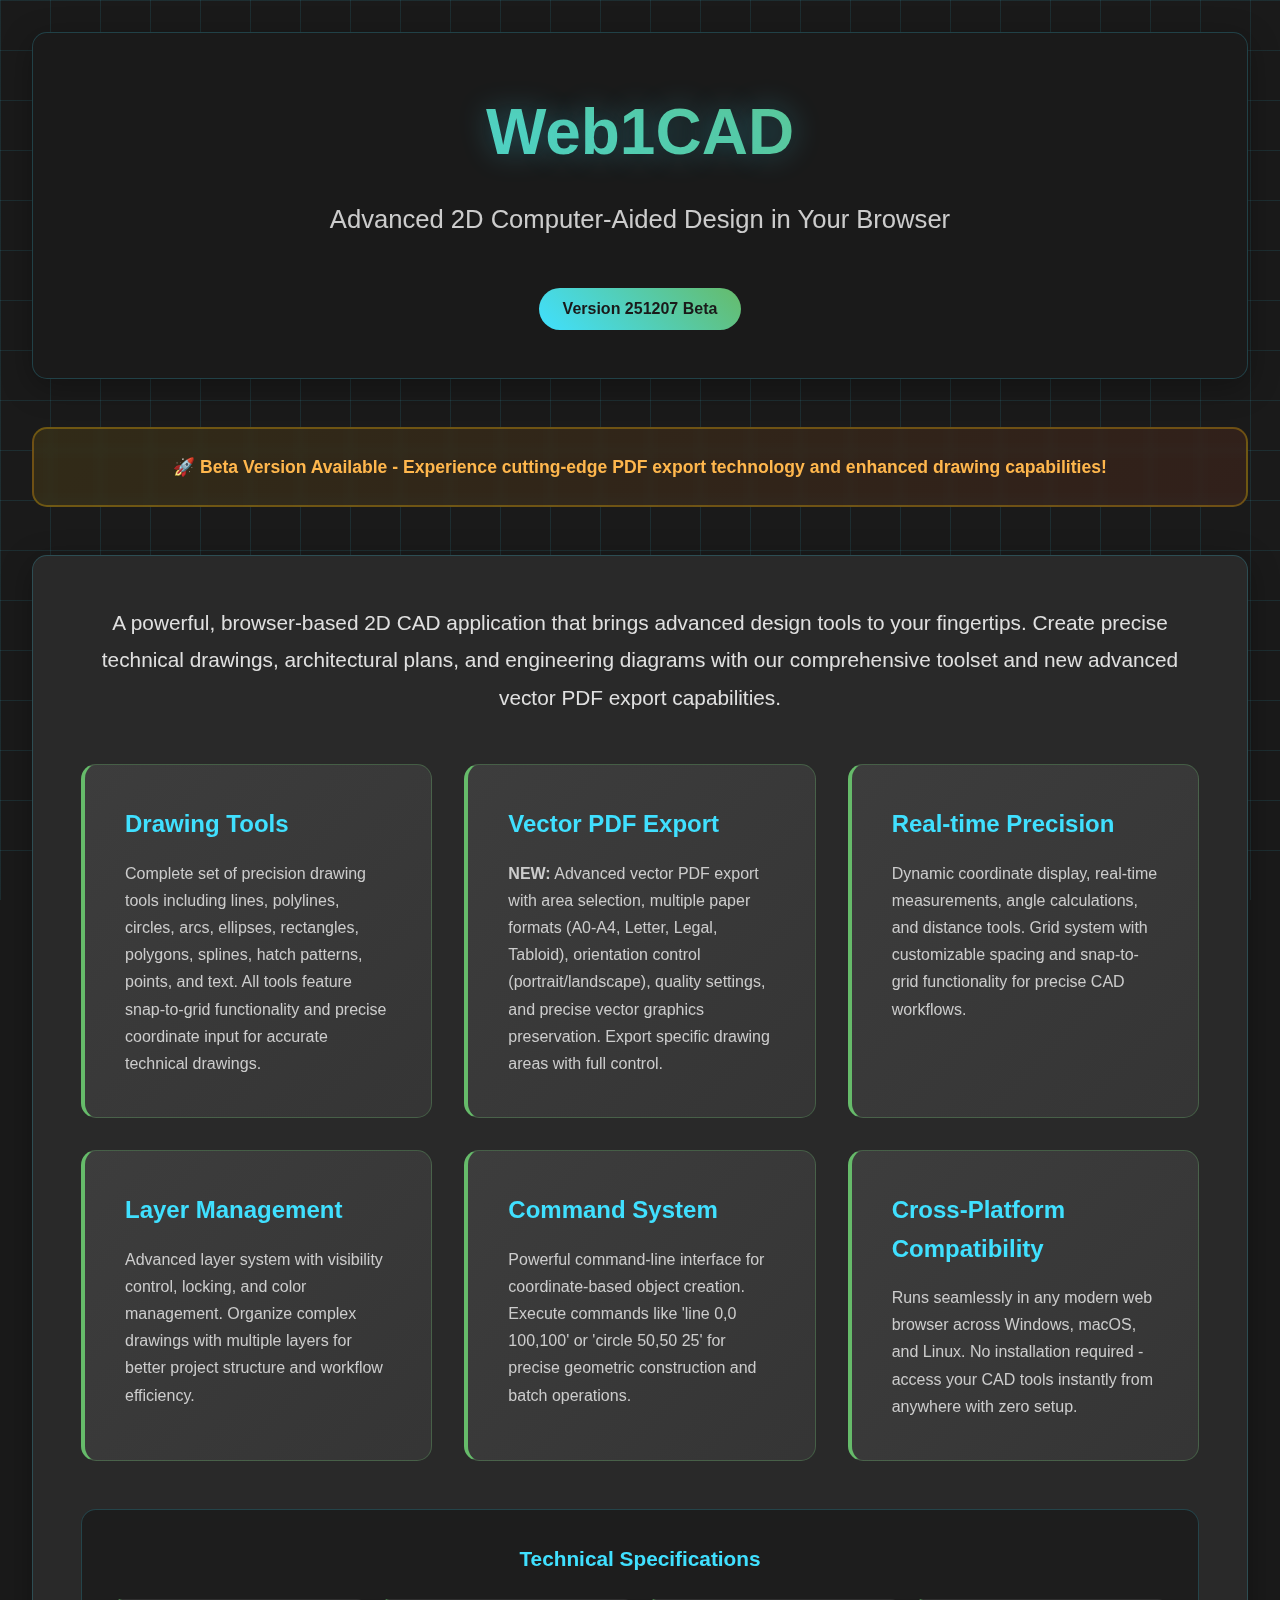
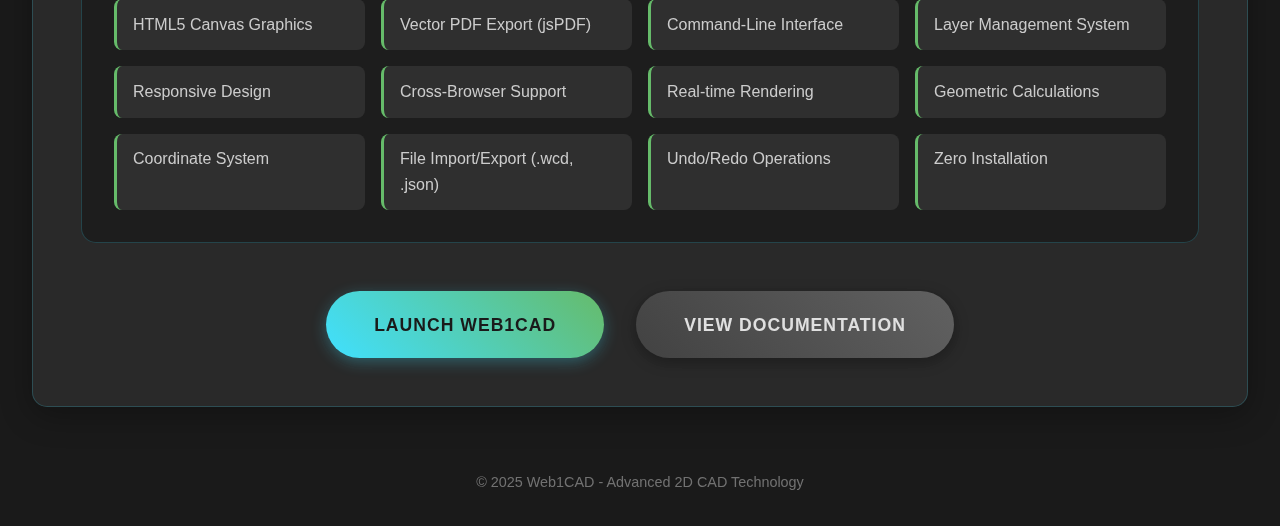
<file: index.html>
<!DOCTYPE html>
<html lang="en">
<head>
    <!-- Google tag (gtag.js) -->
<script async src="https://www.googletagmanager.com/gtag/js?id=G-61SFQ3E44G"></script>
<script>
  window.dataLayer = window.dataLayer || [];
  function gtag(){dataLayer.push(arguments);}
  gtag('js', new Date());

  gtag('config', 'G-61SFQ3E44G');
</script>
    <meta charset="UTF-8">
    <meta name="viewport" content="width=device-width, initial-scale=1.0">
    <title>Web1CAD - 2D CAD System </title>
    <meta name="description" content="Web1CAD - Advanced browser-based 2D CAD system with drawing tools, vector PDF export, and real-time precision design capabilities.">
    <meta name="keywords" content="CAD, 2D design, technical drawing, browser CAD, PDF export, engineering, architecture">
    <link rel="icon" type="image/png" href="icon.png">
    <style>
        * {
            margin: 0;
            padding: 0;
            box-sizing: border-box;
        }
        
        body {
            font-family: -apple-system, BlinkMacSystemFont, 'Segoe UI', Roboto, Oxygen, Ubuntu, Cantarell, sans-serif;
            background: #1a1a1a;
            color: #e0e0e0;
            line-height: 1.6;
            overflow-x: hidden;
            position: relative;
        }
        
        /* Animated background grid */
        body::before {
            content: '';
            position: fixed;
            top: 0;
            left: 0;
            width: 100%;
            height: 100%;
            background-image: 
                linear-gradient(rgba(64, 224, 255, 0.1) 1px, transparent 1px),
                linear-gradient(90deg, rgba(64, 224, 255, 0.1) 1px, transparent 1px);
            background-size: 50px 50px;
            animation: gridMove 20s linear infinite;
            pointer-events: none;
            z-index: -1;
        }
        
        @keyframes gridMove {
            0% { transform: translate(0, 0); }
            100% { transform: translate(50px, 50px); }
        }
        
        .container {
            max-width: 1400px;
            margin: 0 auto;
            padding: 2rem;
            position: relative;
            z-index: 1;
        }
        
        .header {
            text-align: center;
            margin-bottom: 3rem;
            color: #e0e0e0;
            background: rgba(26, 26, 26, 0.8);
            padding: 3rem;
            border-radius: 15px;
            backdrop-filter: blur(10px);
            border: 1px solid rgba(64, 224, 255, 0.2);
            box-shadow: 0 8px 32px rgba(0, 0, 0, 0.3);
        }
        
        .header h1 {
            font-size: 4rem;
            font-weight: 700;
            margin-bottom: 1rem;
            background: linear-gradient(45deg, #40e0ff, #66bb6a, #40e0ff);
            background-size: 200% 200%;
            -webkit-background-clip: text;
            -webkit-text-fill-color: transparent;
            background-clip: text;
            animation: gradientShift 3s ease-in-out infinite;
            text-shadow: 0 0 30px rgba(64, 224, 255, 0.3);
        }
        
        @keyframes gradientShift {
            0%, 100% { background-position: 0% 50%; }
            50% { background-position: 100% 50%; }
        }
        
        .header .subtitle {
            font-size: 1.6rem;
            opacity: 0.9;
            margin-bottom: 2rem;
            color: #e0e0e0;
            font-weight: 300;
        }
        
        .version-badge {
            display: inline-block;
            background: linear-gradient(45deg, #40e0ff, #66bb6a);
            color: #1a1a1a;
            padding: 0.5rem 1.5rem;
            border-radius: 25px;
            font-weight: 700;
            font-size: 1rem;
            margin-top: 1rem;
            animation: glow 2s ease-in-out infinite alternate;
        }
        
        @keyframes glow {
            from { box-shadow: 0 0 10px rgba(64, 224, 255, 0.5); }
            to { box-shadow: 0 0 20px rgba(64, 224, 255, 0.8), 0 0 30px rgba(102, 187, 106, 0.3); }
        }
        
        .beta-notice {
            background: linear-gradient(135deg, rgba(255, 193, 7, 0.1), rgba(255, 87, 34, 0.1));
            color: #ffb74d;
            border: 2px solid rgba(255, 193, 7, 0.3);
            padding: 1.5rem 2rem;
            border-radius: 15px;
            text-align: center;
            font-weight: 600;
            font-size: 1.1rem;
            margin-bottom: 3rem;
            backdrop-filter: blur(5px);
            animation: pulse 3s infinite;
        }
        
        @keyframes pulse {
            0%, 100% { transform: scale(1); opacity: 1; }
            50% { transform: scale(1.02); opacity: 0.9; }
        }
        
        .main-content {
            background: rgba(45, 45, 45, 0.8);
            border: 1px solid rgba(64, 224, 255, 0.2);
            border-radius: 15px;
            padding: 3rem;
            backdrop-filter: blur(10px);
            box-shadow: 0 8px 32px rgba(0, 0, 0, 0.3);
            margin-bottom: 2rem;
        }
        
        .description {
            font-size: 1.3rem;
            margin-bottom: 3rem;
            color: #e0e0e0;
            text-align: center;
            line-height: 1.8;
        }
        
        .features-grid {
            display: grid;
            grid-template-columns: repeat(auto-fit, minmax(350px, 1fr));
            gap: 2rem;
            margin-bottom: 3rem;
        }
        
        .feature {
            background: linear-gradient(135deg, rgba(66, 66, 66, 0.8), rgba(56, 56, 56, 0.8));
            border: 1px solid rgba(102, 187, 106, 0.3);
            padding: 2.5rem;
            border-radius: 15px;
            border-left: 4px solid #66bb6a;
            backdrop-filter: blur(5px);
            transition: all 0.3s ease;
            position: relative;
            overflow: hidden;
        }
        
        .feature::before {
            content: '';
            position: absolute;
            top: 0;
            left: 0;
            right: 0;
            bottom: 0;
            background: linear-gradient(135deg, rgba(64, 224, 255, 0.05), rgba(102, 187, 106, 0.05));
            opacity: 0;
            transition: opacity 0.3s ease;
        }
        
        .feature:hover::before {
            opacity: 1;
        }
        
        .feature:hover {
            transform: translateY(-5px);
            box-shadow: 0 12px 25px rgba(0, 0, 0, 0.4);
            border-color: rgba(64, 224, 255, 0.5);
        }
        
        .feature h3 {
            color: #40e0ff;
            font-size: 1.5rem;
            margin-bottom: 1rem;
            font-weight: 600;
            position: relative;
            z-index: 1;
        }
        
        .feature p {
            color: #cccccc;
            line-height: 1.7;
            font-size: 1rem;
            position: relative;
            z-index: 1;
        }
        

        
        .button-group {
            display: flex;
            justify-content: center;
            gap: 2rem;
            margin-top: 3rem;
            flex-wrap: wrap;
        }
        
        .cta-button {
            background: linear-gradient(45deg, #40e0ff, #66bb6a);
            color: #1a1a1a;
            text-decoration: none;
            padding: 1.2rem 3rem;
            border-radius: 50px;
            font-weight: 700;
            font-size: 1.1rem;
            text-transform: uppercase;
            letter-spacing: 1px;
            transition: all 0.3s ease;
            box-shadow: 0 4px 15px rgba(64, 224, 255, 0.3);
            position: relative;
            overflow: hidden;
        }
        
        .cta-button::before {
            content: '';
            position: absolute;
            top: 0;
            left: -100%;
            width: 100%;
            height: 100%;
            background: linear-gradient(90deg, transparent, rgba(255,255,255,0.2), transparent);
            transition: left 0.5s;
        }
        
        .cta-button:hover::before {
            left: 100%;
        }
        
        .cta-button:hover {
            transform: translateY(-3px);
            box-shadow: 0 8px 25px rgba(64, 224, 255, 0.5);
            text-decoration: none;
            color: #1a1a1a;
        }
        
        .cta-button.secondary {
            background: linear-gradient(45deg, #424242, #616161);
            color: #e0e0e0;
            box-shadow: 0 4px 15px rgba(0, 0, 0, 0.3);
        }
        
        .cta-button.secondary:hover {
            box-shadow: 0 8px 25px rgba(0, 0, 0, 0.5);
            color: #e0e0e0;
        }
        
        .footer {
            text-align: center;
            margin-top: 4rem;
            color: #888;
            font-size: 0.9rem;
            opacity: 0.8;
        }
        
        .tech-specs {
            background: rgba(26, 26, 26, 0.8);
            border: 1px solid rgba(64, 224, 255, 0.2);
            border-radius: 15px;
            padding: 2rem;
            margin-top: 2rem;
            backdrop-filter: blur(10px);
        }
        
        .tech-specs h3 {
            color: #40e0ff;
            text-align: center;
            margin-bottom: 1.5rem;
            font-size: 1.3rem;
        }
        
        .tech-list {
            display: grid;
            grid-template-columns: repeat(auto-fit, minmax(200px, 1fr));
            gap: 1rem;
            list-style: none;
            padding: 0;
        }
        
        .tech-list li {
            background: rgba(66, 66, 66, 0.5);
            padding: 0.8rem 1rem;
            border-radius: 8px;
            color: #cccccc;
            border-left: 3px solid #66bb6a;
            transition: all 0.3s ease;
        }
        
        .tech-list li:hover {
            transform: translateX(5px);
            background: rgba(102, 187, 106, 0.1);
        }
        
        @media (max-width: 768px) {
            .container { padding: 1rem; }
            .header h1 { font-size: 2.5rem; }
            .header .subtitle { font-size: 1.2rem; }
            .features-grid { grid-template-columns: 1fr; }
            .button-group { flex-direction: column; align-items: center; }
            .main-content { padding: 2rem; }
        }
    </style>
</head>
<body>
    <div class="container">
        <div class="header">
            <h1>Web1CAD</h1>
            <p class="subtitle">Advanced 2D Computer-Aided Design in Your Browser</p>
            <div class="version-badge">Version 251207 Beta</div>
        </div>
        
        <div class="beta-notice">
            🚀 Beta Version Available - Experience cutting-edge PDF export technology and enhanced drawing capabilities!
        </div>
        
        <div class="main-content">
            <div class="description">
                A powerful, browser-based 2D CAD application that brings advanced design tools to your fingertips. 
                Create precise technical drawings, architectural plans, and engineering diagrams with our comprehensive toolset 
                and new advanced vector PDF export capabilities.
            </div>
            
            <div class="features-grid">
                <div class="feature">
                    <h3>Drawing Tools</h3>
                    <p>Complete set of precision drawing tools including lines, polylines, circles, arcs, ellipses, rectangles, 
                    polygons, splines, hatch patterns, points, and text. All tools feature snap-to-grid functionality and 
                    precise coordinate input for accurate technical drawings.</p>
                </div>
                
                <div class="feature">
                    <h3>Vector PDF Export</h3>
                    <p><strong>NEW:</strong> Advanced vector PDF export with area selection, multiple paper formats (A0-A4, Letter, Legal, Tabloid), 
                    orientation control (portrait/landscape), quality settings, and precise vector graphics preservation. Export specific drawing areas with full control.</p>
                </div>
                
                <div class="feature">
                    <h3>Real-time Precision</h3>
                    <p>Dynamic coordinate display, real-time measurements, angle calculations, and distance tools. 
                    Grid system with customizable spacing and snap-to-grid functionality for precise CAD workflows.</p>
                </div>
                
                <div class="feature">
                    <h3>Layer Management</h3>
                    <p>Advanced layer system with visibility control, locking, and color management. Organize complex drawings 
                    with multiple layers for better project structure and workflow efficiency.</p>
                </div>
                
                <div class="feature">
                    <h3>Command System</h3>
                    <p>Powerful command-line interface for coordinate-based object creation. Execute commands like 
                    'line 0,0 100,100' or 'circle 50,50 25' for precise geometric construction and batch operations.</p>
                </div>
                
                <div class="feature">
                    <h3>Cross-Platform Compatibility</h3>
                    <p>Runs seamlessly in any modern web browser across Windows, macOS, and Linux. 
                    No installation required - access your CAD tools instantly from anywhere with zero setup.</p>
                </div>
            </div>
            
            <div class="tech-specs">
                <h3>Technical Specifications</h3>
                <ul class="tech-list">
                    <li>HTML5 Canvas Graphics</li>
                    <li>Vector PDF Export (jsPDF)</li>
                    <li>Command-Line Interface</li>
                    <li>Layer Management System</li>
                    <li>Responsive Design</li>
                    <li>Cross-Browser Support</li>
                    <li>Real-time Rendering</li>
                    <li>Geometric Calculations</li>
                    <li>Coordinate System</li>
                    <li>File Import/Export (.wcd, .json)</li>
                    <li>Undo/Redo Operations</li>
                    <li>Zero Installation</li>
                </ul>
            </div>
            
            <div class="button-group">
                <a href="cad.html" class="cta-button">Launch Web1CAD</a>
                <a href="README.md" class="cta-button secondary">View Documentation</a>
            </div>
        </div>
        
        <div class="footer">
            <p>&copy; 2025 Web1CAD - Advanced 2D CAD Technology</p>
        </div>
    </div>

    <!-- Schema.org structured data for better SEO -->
    <script type="application/ld+json">
    {
        "@context": "https://schema.org",
        "@type": "SoftwareApplication",
        "name": "Web1CAD",
        "description": "Advanced browser-based 2D CAD system with drawing tools, vector PDF export, and real-time precision design capabilities.",
        "applicationCategory": "DesignApplication",
        "operatingSystem": "Web Browser",
        "author": {
            "@type": "Person",
            "name": "Developer"
        },
        "offers": {
            "@type": "Offer",
            "price": "0",
            "priceCurrency": "USD"
        },
        "softwareVersion": "Beta 251207",
        "releaseNotes": "Beta version with advanced vector PDF export functionality and enhanced drawing capabilities",
        "featureList": [
            "2D CAD drawing tools (line, circle, arc, rectangle, polygon, polyline, ellipse, spline)",
            "Vector PDF export with area selection and multiple paper formats",
            "Real-time precision measurements and coordinates",
            "Layer management system with visibility and locking",
            "Command-line interface for coordinate-based construction",
            "Cross-platform browser compatibility",
            "File import/export (.wcd, .json formats)",
            "HTML5 Canvas rendering",
            "Zero installation required"
        ]
    }
    </script>
</body>
</html>
</file>
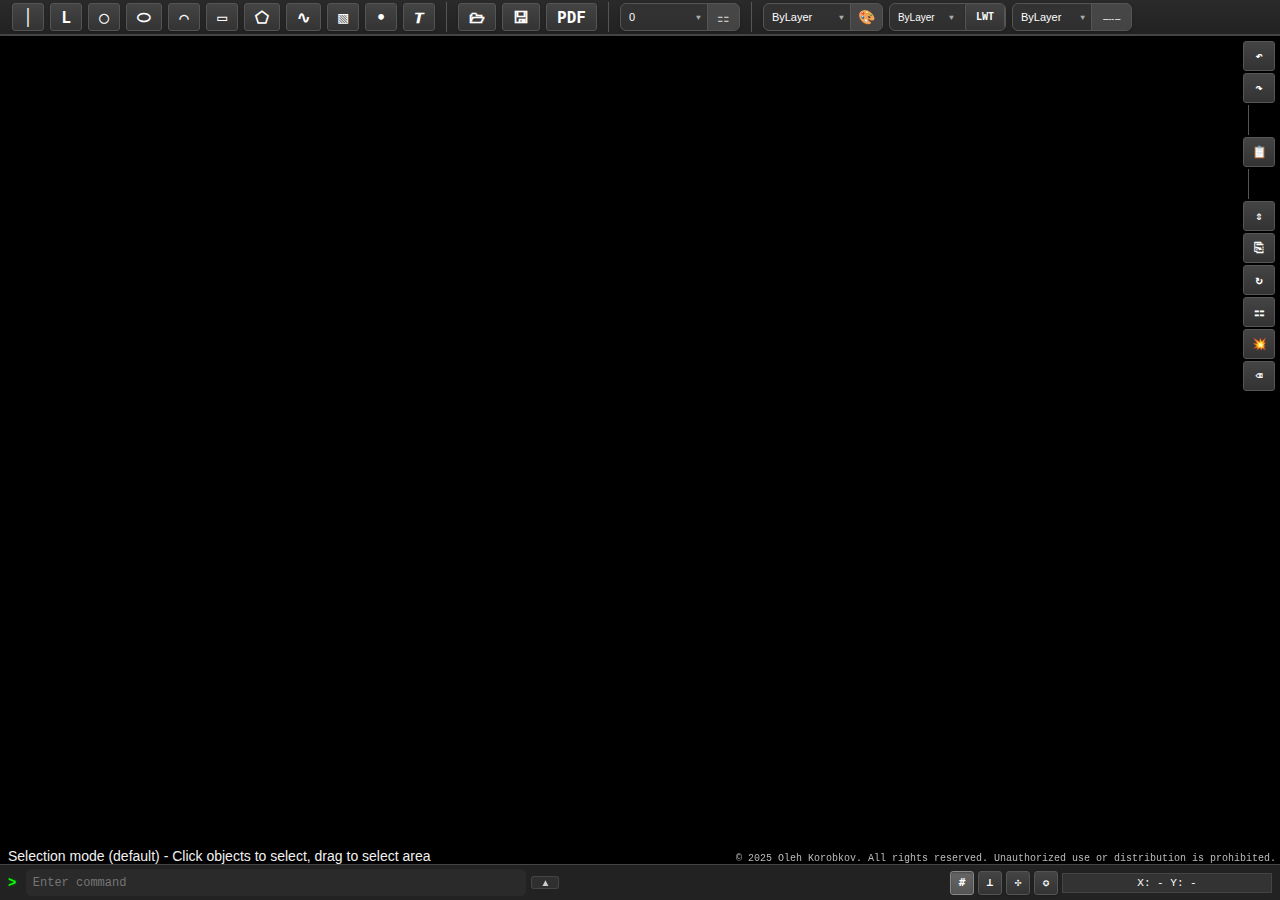
<file: cad.html>
<!DOCTYPE html>
<!--
    Web1CAD - Professional 2D CAD System
    Version 251207 Beta (December 7, 2025) - ARCHITECTURE REFACTORING & CODE REORGANIZATION
    Developed by Oleh Korobkov
    © 2025 Oleh Korobkov. All rights reserved.
    Unauthorized use or distribution is prohibited.
-->
<html lang="en">
<head>
    <!-- Google tag (gtag.js) -->
<script async src="https://www.googletagmanager.com/gtag/js?id=G-61SFQ3E44G"></script>
<script>
  window.dataLayer = window.dataLayer || [];
  function gtag(){dataLayer.push(arguments);}
  gtag('js', new Date());

  gtag('config', 'G-61SFQ3E44G');
</script>
    <meta charset="UTF-8">
    <title>Web1CAD</title>
    <meta name="viewport" content="width=device-width, initial-scale=1.0">
    <meta name="author" content="Oleh Korobkov">
    <meta name="copyright" content="© 2025 Oleh Korobkov. All rights reserved.">
    <link rel="icon" type="image/png" href="icon.png">
    <link rel="stylesheet" href="css/style.css">
</head>
<body>
<div class="cad-container">
    <!-- Top Toolbar -->
    <div class="top-toolbar">
        <!-- Drawing Tools -->
        <div class="toolbar-button" title="Line" onclick="setMode('line')">│</div>
        <div class="toolbar-button" title="Polyline" onclick="setMode('polyline')">L</div>
        <div class="toolbar-button" title="Circle" onclick="setMode('circle')">◯</div>
        <div class="toolbar-button" title="Ellipse" onclick="setMode('ellipse')">⬭</div>
        <div class="toolbar-button" title="Arc" onclick="setMode('arc')">⌒</div>
        <div class="toolbar-button" title="Rectangle" onclick="setMode('rectangle')">▭</div>
        <div class="toolbar-button" title="Polygon" onclick="setMode('polygon')" id="polygonBtn">⬠</div>
        <div class="toolbar-button" title="Spline" onclick="setMode('spline')">∿</div>
        <div class="toolbar-button" title="Hatch" onclick="setMode('hatch')">▧</div>
        <div class="toolbar-button" title="Point" onclick="setMode('point')">•</div>
        <div class="toolbar-button" title="Text" onclick="setMode('text')">𝙏</div>
        
        <!-- Separator -->
        <div class="toolbar-separator"></div>
        
        <!-- File Operations -->
        <div class="toolbar-button" title="Open Drawing" onclick="openDrawing()">🗁</div>
        <div class="toolbar-button" title="Save Drawing" onclick="saveDrawing()">🖫</div>
        <div class="toolbar-button" title="Area to PDF" onclick="setMode('area_to_pdf')">PDF</div>
        
    <!-- Separator -->
    <div class="toolbar-separator"></div>
        
        <!-- Integrated Layer Panel -->
        <div class="layer-panel-integrated" title="Current Layer">
            <div class="layer-current">
                <select id="layerSelect" class="layer-select" onchange="setCurrentLayer(this.value)" title="Select current layer">
                    <option value="0">0</option>
                </select>
            </div>
            <button class="layer-manager-btn" title="Open Layer Manager" onclick="toggleLayerPanel()">
                <span class="layer-icon">⚏</span>
            </button>
        </div>
        
        <!-- Separator -->
        <div class="toolbar-separator"></div>
        
        <!-- Integrated Color Panel -->
        <div class="color-panel-integrated">
            <div class="color-current">
                <select id="colorSelect" class="color-select" onchange="setCurrentColor(this.value)">
                    <option value="byLayer" style="background: #333; color: #fff;" selected>ByLayer</option>
                    <option value="#ffffff" style="background: #ffffff; color: #000;">White</option>
                    <option value="#000000" style="background: #000000; color: #fff;">Black</option>
                    <option value="#ff0000" style="background: #ff0000; color: #fff;">Red</option>
                    <option value="#00ff00" style="background: #00ff00; color: #000;">Green</option>
                    <option value="#0000ff" style="background: #0000ff; color: #fff;">Blue</option>
                    <option value="#ffff00" style="background: #ffff00; color: #000;">Yellow</option>
                    <option value="#ff00ff" style="background: #ff00ff; color: #fff;">Magenta</option>
                    <option value="#00ffff" style="background: #00ffff; color: #000;">Cyan</option>
                    <option value="#808080" style="background: #808080; color: #fff;">Gray</option>
                    <option value="#ffa500" style="background: #ffa500; color: #000;">Orange</option>
                    <option value="#800080" style="background: #800080; color: #fff;">Purple</option>
                    <option value="#008000" style="background: #008000; color: #fff;">Dark Green</option>
                </select>
            </div>
            <button class="color-palette-btn" onclick="openColorPalette()" title="Open Color Palette">
                <span class="palette-icon">🎨</span>
            </button>
        </div>
        
        <!-- Hidden color picker for palette -->
        <input type="color" id="colorPicker" value="#ffffff" style="display: none;" onchange="setCurrentColor(this.value)">
        
        <!-- Integrated Lineweight Panel -->
        <div class="lineweight-panel-integrated">
            <div class="lineweight-current">
                <select id="lineweightSelect" class="lineweight-select" onchange="setCurrentLineweight(this.value)">
                    <option value="byLayer" selected>ByLayer</option>
                    <option value="0.00">0.00 mm</option>
                    <option value="0.05">0.05 mm</option>
                    <option value="0.09">0.09 mm</option>
                    <option value="0.13">0.13 mm</option>
                    <option value="0.18">0.18 mm</option>
                    <option value="0.25">0.25 mm</option>
                    <option value="0.30">0.30 mm</option>
                    <option value="0.35">0.35 mm</option>
                    <option value="0.50">0.50 mm</option>
                    <option value="0.70">0.70 mm</option>
                    <option value="1.00">1.00 mm</option>
                    <option value="1.40">1.40 mm</option>
                    <option value="2.00">2.00 mm</option>
                </select>
            </div>
            <button class="lineweight-toggle-btn" id="lwtBtn" onclick="toggleLineweightDisplay()" title="Show/Hide Lineweights">
                <span class="lwt-icon">LWT</span>
            </button>
        </div>
        
        <!-- Integrated Line Type Panel -->
        <div class="linetype-panel-integrated">
            <div class="linetype-current">
                <select id="linetypeSelect" class="linetype-select" onchange="setCurrentLinetype(this.value)">
                    <option value="byLayer" selected>ByLayer</option>
                    <option value="continuous">Continuous</option>
                    <option value="dashed">Dashed</option>
                    <option value="dotted">Dotted</option>
                    <option value="dashdot">Dash-Dot</option>
                    <option value="center">Center Line</option>
                </select>
            </div>
            <button class="linetype-preview-btn" onclick="showLinetypePreview()" title="Line Type Preview">
                <span class="linetype-icon">⚊⚋⚊</span>
            </button>
        </div>
    </div>

    <!-- Drawing Area -->
    <div class="drawing-area">
        <canvas id="cadCanvas"></canvas>

        <!-- Selection window element -->
        <div id="selectionWindow" class="selection-window" style="display: none;"></div>

        <!-- Text input overlay -->
        <div id="textInputOverlay" class="text-input-overlay" style="display: none;">
            <input type="text" id="textInput" placeholder="Enter text">
            <div class="text-input-buttons">
                <button onclick="confirmText()">OK</button>
                <button onclick="cancelText()">Cancel</button>
            </div>
        </div>

        <!-- Length input overlay -->
        <div id="lengthInput" class="length-input-overlay" style="display: none;">
            <input type="number" id="lengthValue" placeholder="Length..." step="0.01" min="0">
        </div>
        
        <!-- Hidden file input for loading -->
        <input type="file" id="fileInput" accept=".wcd,.json" style="display: none;" />

        <!-- Area to PDF Export Dialog -->
        <div id="pdfExportDialog" class="pdf-export-dialog" style="display: none;">
            <div class="pdf-dialog-content">
                <div class="pdf-dialog-header">
                    <h3>📄 Export Area to PDF</h3>
                    <button class="pdf-dialog-close" onclick="closePdfExportDialog()">×</button>
                </div>
                
                <div class="pdf-dialog-body">
                    <!-- Left Panel - Settings -->
                    <div class="pdf-settings-panel">
                        <!-- Paper Size Section -->
                        <div class="pdf-section">
                            <h4>📄 Paper Size</h4>
                            <select id="pdfPaperSize" onchange="updatePdfPreview()">
                                <option value="a4" selected>A4 (210 × 297 mm)</option>
                                <option value="a3">A3 (297 × 420 mm)</option>
                                <option value="a2">A2 (420 × 594 mm)</option>
                                <option value="a1">A1 (594 × 841 mm)</option>
                                <option value="a0">A0 (841 × 1189 mm)</option>
                                <option value="letter">Letter (8.5 × 11 in)</option>
                                <option value="legal">Legal (8.5 × 14 in)</option>
                                <option value="tabloid">Tabloid (11 × 17 in)</option>
                            </select>
                        </div>
                        
                        <!-- Orientation Section -->
                        <div class="pdf-section">
                            <h4>🔄 Orientation</h4>
                            <div class="pdf-radio-group">
                                <label><input type="radio" name="pdfOrientation" value="portrait" checked onchange="updatePdfPreview()"> 📄 Portrait</label>
                                <label><input type="radio" name="pdfOrientation" value="landscape" onchange="updatePdfPreview()"> 📄 Landscape</label>
                            </div>
                        </div>
                        
                        <!-- Scale Section -->
                        <div class="pdf-section">
                            <h4>📏 Scale</h4>
                            <div class="pdf-radio-group">
                                <label><input type="radio" name="pdfScale" value="fit" checked onchange="updatePdfPreview()"> 🔧 Fit to page</label>
                                <label><input type="radio" name="pdfScale" value="custom" onchange="updatePdfPreview()"> ⚙️ Custom scale</label>
                            </div>
                            <div id="pdfCustomScale" class="pdf-custom-scale" style="display: none;">
                                <input type="number" id="pdfScaleValue" value="1" step="0.1" min="0.1" max="100" onchange="updatePdfPreview()">
                                <span>: 1</span>
                            </div>
                        </div>
                        
                        <!-- Quality Section -->
                        <div class="pdf-section">
                            <h4>🎨 Quality</h4>
                            <select id="pdfQuality" onchange="updatePdfPreview()">
                                <option value="1">📝 Draft (1x)</option>
                                <option value="2">📄 Standard (2x)</option>
                                <option value="4" selected>🎯 High (4x)</option>
                                <option value="6">✨ Ultra (6x)</option>
                            </select>
                        </div>
                        
                        <!-- Margins Section -->
                        <div class="pdf-section">
                            <h4>📐 Margins (mm)</h4>
                            <div class="pdf-margins">
                                <label>⬆️ Top: <input type="number" id="pdfMarginTop" value="10" min="0" max="50" onchange="updatePdfPreview()"></label>
                                <label>⬇️ Bottom: <input type="number" id="pdfMarginBottom" value="10" min="0" max="50" onchange="updatePdfPreview()"></label>
                                <label>⬅️ Left: <input type="number" id="pdfMarginLeft" value="10" min="0" max="50" onchange="updatePdfPreview()"></label>
                                <label>➡️ Right: <input type="number" id="pdfMarginRight" value="10" min="0" max="50" onchange="updatePdfPreview()"></label>
                            </div>
                        </div>
                        
                        <!-- Options Section -->
                        <div class="pdf-section">
                            <h4>⚙️ Options</h4>
                            <div class="pdf-checkboxes">
                                <label><input type="checkbox" id="pdfShowBorder" checked onchange="updatePdfPreview()"> 🔲 Show page border</label>
                                <label><input type="checkbox" id="pdfShowTitle" checked onchange="updatePdfPreview()"> 📝 Include title</label>
                                <label><input type="checkbox" id="pdfShowDate" checked onchange="updatePdfPreview()"> 📅 Include date</label>
                                <label><input type="checkbox" id="pdfShowCoords" checked onchange="updatePdfPreview()"> 📍 Show coordinates</label>
                                <label><input type="checkbox" id="pdfShowScale" checked onchange="updatePdfPreview()"> 📏 Show scale info</label>
                                <label><input type="checkbox" id="pdfScaleLineWeights" checked onchange="updatePdfPreview()" title="Automatically scale line weights according to drawing scale"> ⚡ Scale line weights with drawing</label>
                            </div>
                        </div>
                    </div>
                    
                    <!-- Right Panel - Preview -->
                    <div class="pdf-preview-panel">
                        <div class="pdf-section">
                            <h4>👁️ Preview</h4>
                            <div class="pdf-preview-container">
                                <div class="pdf-preview-page" id="pdfPreviewPage">
                                    <canvas id="pdfPreviewCanvas" class="pdf-preview-canvas"></canvas>
                                    <div class="pdf-preview-info" id="pdfPreviewInfo">
                                        <div class="preview-title">Selected Area</div>
                                        <div class="preview-dimensions" id="previewDimensions">0 × 0 units</div>
                                        <div class="preview-scale" id="previewScale">Scale: 1:1</div>
                                    </div>
                                </div>
                            </div>
                            
                            <!-- Export Info -->
                            <div class="pdf-export-info">
                                <div class="export-info-row">
                                    <span class="info-label">📊 Area:</span>
                                    <span class="info-value" id="exportAreaInfo">Not selected</span>
                                </div>
                                <div class="export-info-row">
                                    <span class="info-label">📄 Paper:</span>
                                    <span class="info-value" id="exportPaperInfo">A4 Portrait</span>
                                </div>
                                <div class="export-info-row">
                                    <span class="info-label">📏 Scale:</span>
                                    <span class="info-value" id="exportScaleInfo">Fit to page</span>
                                </div>
                                <div class="export-info-row">
                                    <span class="info-label">🎨 Quality:</span>
                                    <span class="info-value" id="exportQualityInfo">High (4x)</span>
                                </div>
                            </div>
                        </div>
                    </div>
                </div>
                
                <div class="pdf-dialog-footer">
                    <button class="pdf-btn pdf-btn-cancel" onclick="closePdfExportDialog()">❌ Cancel</button>
                    <button class="pdf-btn pdf-btn-export" onclick="exportToPdfWithSettings()">📄 Export PDF</button>
                </div>
            </div>
        </div>

        <!-- Right Toolbar -->
        <div class="right-toolbar">
            <div class="toolbar-button" id="undoBtn" title="Undo (Ctrl+Z)" onclick="undo()">↶</div>
            <div class="toolbar-button" id="redoBtn" title="Redo (Ctrl+Y)" onclick="redo()">↷</div>
            <div class="toolbar-separator"></div>
            <div class="toolbar-button" title="Properties (Ctrl+P)" onclick="togglePropertiesPanel()">📋</div>
            <div class="toolbar-separator"></div>
            <div class="toolbar-button" title="Move" onclick="startMoveCommand()">⇕</div>
            <div class="toolbar-button" title="Copy" onclick="startCopyCommand()">⎘</div>
            <div class="toolbar-button" title="Rotate" onclick="startRotateCommand()">↻</div>
            <div class="toolbar-button" title="Scale" onclick="startScaleCommand()">⚏</div>
            <div class="toolbar-button" title="Explode (break into parts)" onclick="explodeSelectedShapes()">💥</div>
            <div class="toolbar-button" title="Delete" onclick="deleteSelectedShapes()">⌫</div>
        </div>

        <!-- Command History Panel -->
        <div id="commandHistory" class="command-history"></div>
        
        <!-- Minimal Layer Panel -->
        <div id="layerPanel" class="minimal-layer-panel" style="display: none;">
            <div class="layer-panel-header" id="layerPanelHeader">
                <span>Layer Manager</span>
                <button onclick="event.stopPropagation(); toggleLayerPanel()">×</button>
            </div>
            <div class="layer-panel-content">
                <div class="layer-list" id="layerList">
                    <!-- Layer items will be dynamically generated -->
                </div>
                
                <!-- Inline Layer Creation Form -->
                <div id="newLayerForm" class="new-layer-form" style="display: none;">
                    <div class="new-layer-input-row">
                        <input type="text" id="newLayerNameInput" placeholder="Enter layer name..." maxlength="50">
                        <div class="new-layer-actions">
                            <button class="new-layer-confirm" onclick="confirmNewLayer()">✓</button>
                            <button class="new-layer-cancel" onclick="cancelNewLayer()">✕</button>
                        </div>
                    </div>
                </div>
                
                <button class="add-layer-btn" onclick="showNewLayerForm()">+ Add Layer</button>
            </div>
        </div>
        
        <!-- Properties Panel -->
        <div id="propertiesPanel" class="minimal-layer-panel" style="display: none;">
            <div class="layer-panel-header" id="propertiesHeader">
                <span>Properties</span>
                <button onclick="event.stopPropagation(); togglePropertiesPanel()">×</button>
            </div>
            <div class="layer-panel-content" id="propertiesContent">
                <div class="no-selection">No object selected</div>
            </div>
        </div>
        
        <!-- Hatch Settings Panel -->
        <div id="hatchPanel" class="minimal-layer-panel" style="display: none;">
            <div class="layer-panel-header" id="hatchPanelHeader">
                <span>Hatch Settings</span>
                <button onclick="event.stopPropagation(); toggleHatchPanel()">×</button>
            </div>
            <div class="layer-panel-content">
                <div class="hatch-settings">
                    <div class="hatch-setting-row">
                        <label for="hatchPattern">Pattern:</label>
                        <select id="hatchPattern">
                            <option value="solid">Solid Fill</option>
                            <option value="lines" selected>Parallel Lines</option>
                            <option value="cross">Cross Hatch</option>
                            <option value="grid">Grid (H+V)</option>
                            <option value="dots">Dots</option>
                            <option value="brick">Brick</option>
                        </select>
                    </div>
                    <div class="hatch-setting-row">
                        <label for="hatchAngle">Angle (°):</label>
                        <input type="number" id="hatchAngle" value="45" min="0" max="360" step="1">
                    </div>
                    <div class="hatch-setting-row">
                        <label for="hatchSpacing">Spacing (px):</label>
                        <input type="number" id="hatchSpacing" value="10" min="1" max="50" step="0.5">
                    </div>
                </div>
            </div>
        </div>
        
        <!-- Help Bar -->
        <div id="helpBar" class="help-bar">Ready</div>
    </div>

    <!-- Bottom Toolbar -->
    <div class="bottom-toolbar">
        <!-- LEFT: Command Input -->
        <div class="command-section">
            <div class="command-prompt">></div>
            <input type="text" id="commandInput" autocomplete="off" placeholder="Enter command">
            <button class="command-toggle" onclick="toggleCommandHistory()" title="Show command history">▲</button>
        </div>

        <!-- RIGHT: Control buttons and coordinates -->
        <div class="right-controls">
            <div class="toolbar-button bottom-btn" id="gridBtn" onclick="toggleGrid()" title="Grid (#)">#</div>
            <div class="toolbar-button bottom-btn" id="orthoBtn" onclick="toggleOrtho()" title="Ortho (⟂)">⟂</div>
            <div class="toolbar-button bottom-btn" id="snapBtn" onclick="toggleSnap()" title="Snap (✣)">✣</div>
            <div class="toolbar-button bottom-btn" id="osnapBtn" onclick="toggleObjectSnap()" title="OSNAP (✪)">✪</div>
            <div id="cursorCoords" class="coords-display">X: - Y: -</div>
        </div>
    </div>
</div>

<!-- Copyright Footer -->
<div class="copyright-footer">
    © 2025 Oleh Korobkov. All rights reserved. 
    Unauthorized use or distribution is prohibited.
</div>

<!-- JavaScript modules -->
<!-- <script src="js/secure-core.js"></script> -->

<!-- UTILITY SYSTEMS - Load first -->
<script src="js/debug-system.js"></script>
<script src="js/render-stabilizer.js"></script>
<script src="js/shape-renderer.js"></script>

<!-- RENDERING CONTEXT - Canvas and context initialization -->
<script src="js/cad/rendering/context.js"></script>

<!-- RENDERING VIEWPORT - Zoom and offset variables -->
<script src="js/cad/rendering/viewport.js"></script>

<!-- GEOMETRY PRIMITIVES - shapes and selectedShapes arrays -->
<script src="js/cad/geometry/primitives.js"></script>

<!-- CORE MODULES - Constants and state management -->
<script src="js/cad/core/constants.js"></script>
<script src="js/cad/core/state.js"></script>
<script src="js/cad/core/selection.js"></script>
<script src="js/cad/core/events.js"></script>
<script src="js/cad/core/layers.js"></script>
<script src="js/cad/core/pdf-export.js"></script>
<script src="js/cad/core/undo.js"></script>
<script src="js/cad/core/utils.js"></script>
<script src="js/cad/core/auto_save.js"></script>

<!-- GEOMETRY OPERATIONS - Geometric calculations and operations -->
<script src="js/cad/geometry/operations.js"></script>
<script src="js/cad/geometry/utils.js"></script>
<script src="js/cad/geometry/hatch.js"></script>

<!-- CORE SHAPES - Shape lifecycle (depends on shapes array) -->
<script src="js/cad/core/shapes.js"></script>

<!-- RENDERING ENGINE - Performance monitoring and rendering -->
<script src="js/cad/rendering/performance.js"></script>
<script src="js/cad/rendering/renderer.js"></script>
<script src="js/cad/rendering/timing.js"></script>

<!-- UI MODULES - User interface components -->
<script src="js/cad/ui/properties-panel.js"></script>
<script src="js/cad/ui/command-system.js"></script>

<!-- COMMAND MODULES - Specific command implementations -->
<script src="js/cad/commands/copy.js"></script>
<script src="js/cad/commands/move.js"></script>
<script src="js/cad/commands/rotate.js"></script>
<script src="js/cad/commands/scale.js"></script>
<script src="js/cad/commands/hatch.js"></script>

<!-- jsPDF library for vector PDF export (local copy) -->
<script src="js/jspdf.min.js"></script>

<!-- OPTIMIZATION MODULES -->
<script src="js/shape-handler-unified.js"></script>
<script src="js/web1cad-optimizations.js"></script>

<!-- Security initialization -->
<script>
// Initialize security system - DISABLED FOR DEVELOPMENT
/*
if (!window.SecureCAD || !window.SecureCAD.init()) {
    document.body.innerHTML = '<div style="color: red; text-align: center; padding: 50px;">Security check failed. Unauthorized access blocked.</div>';
    throw new Error('Security violation');
}
*/

// Disable right-click context menu
document.addEventListener('contextmenu', e => e.preventDefault());

// Disable F12, Ctrl+Shift+I, Ctrl+U - DISABLED FOR DEVELOPMENT
/*
document.addEventListener('keydown', function(e) {
    if (e.key === 'F12' || 
        (e.ctrlKey && e.shiftKey && e.key === 'I') ||
        (e.ctrlKey && e.key === 'u')) {
        e.preventDefault();
        return false;
    }
});

// Anti-copy protection
document.addEventListener('selectstart', e => e.preventDefault());
document.addEventListener('dragstart', e => e.preventDefault());
*/
</script>
</body>
</html>
</file>
<file: css/style.css>
/*
 * Web1CAD System Styles
 * Version 251207 (December 7, 2025)
 * Developed by Oleh Korobkov
 * © 2025 Oleh Korobkov. All rights reserved.
 * If you see this code elsewhere, it was copied.
 */

/* Reset and Base Styles */
* {
    box-sizing: border-box;
    margin: 0;
    padding: 0;
}

body {
    font-family: 'Courier New', monospace;
    background: #000;
    color: #fff;
    overflow: hidden;
    height: 100vh;
}

/* Main Container */
.cad-container {
    display: flex;
    flex-direction: column;
    height: 100vh;
    background: #000;
}

/* Top Toolbar */
.top-toolbar {
    position: relative;
    background: linear-gradient(180deg, #2a2a2a 0%, #222 100%);
    display: flex;
    align-items: center;
    padding: 4px 12px;
    border-bottom: 2px solid #444;
    gap: 6px;
    box-shadow: 0 2px 4px rgba(0, 0, 0, 0.3);
    height: 36px;
    flex-wrap: nowrap;
    overflow-x: auto;
    overflow-y: visible;
    overscroll-behavior-x: none;
    -ms-overflow-style: none;
    scrollbar-width: none;
}

.top-toolbar::-webkit-scrollbar {
    display: none;
}

/* Toolbar Separator */
.toolbar-separator {
    width: 1px;
    height: 20px;
    background: #666;
    margin: 0 4px;
}

.toolbar-button {
    background: linear-gradient(180deg, #444 0%, #333 100%);
    color: #fff !important;
    border: 1px solid #555;
    border-radius: 3px;
    padding: 6px 10px;
    cursor: pointer;
    font-size: 16px;
    font-weight: bold;
    min-width: 32px;
    height: 28px;
    text-align: center;
    transition: all 0.2s ease;
    display: flex;
    align-items: center;
    justify-content: center;
    box-shadow: 0 1px 2px rgba(0, 0, 0, 0.2);
    flex-shrink: 0;
    font-family: monospace;
}

.toolbar-button:hover {
    background: linear-gradient(180deg, #555 0%, #444 100%);
    border-color: #777;
    transform: translateY(-1px);
    box-shadow: 0 2px 4px rgba(0, 0, 0, 0.3);
}

.toolbar-button.active {
    background: linear-gradient(180deg, #666 0%, #555 100%);
    border-color: #888;
    box-shadow: inset 0 1px 2px rgba(0, 0, 0, 0.3);
    transform: none;
}

.toolbar-button:disabled {
    background: #2a2a2a;
    color: #555;
    border-color: #444;
    cursor: not-allowed;
    transform: none;
    box-shadow: none;
}

.toolbar-button:disabled:hover {
    background: #2a2a2a;
    border-color: #444;
    transform: none;
    box-shadow: none;
}

/* Polygon Dropdown Styles */
.polygon-dropdown {
    position: relative;
    display: inline-block;
}

.polygon-dropdown-menu {
    position: absolute;
    top: 100%;
    left: 0;
    background: transparent;
    z-index: 1000;
    margin-top: 4px;
    display: none; /* Hidden by default */
}

.polygon-dropdown-menu.show {
    display: block !important;
}

.dropdown-item {
    display: block;
    width: 40px;
    height: 40px;
    margin: 2px 0;
    background: linear-gradient(180deg, #555 0%, #333 100%);
    border: 1px solid #666;
    border-radius: 4px;
    cursor: pointer;
    transition: all 0.2s;
    text-align: center;
    line-height: 38px;
    font-size: 18px;
    color: #fff;
    box-shadow: 0 2px 4px rgba(0, 0, 0, 0.3);
}

.dropdown-item:hover {
    background: linear-gradient(180deg, #666 0%, #444 100%);
    border-color: #777;
    transform: translateY(-1px);
    box-shadow: 0 3px 6px rgba(0, 0, 0, 0.4);
}

.dropdown-item:active {
    transform: translateY(0);
    box-shadow: 0 1px 2px rgba(0, 0, 0, 0.3);
}

.toolbar-separator {
    width: 1px;
    height: 30px;
    background: #555;
    margin: 0 5px;
    flex-shrink: 0;
}

/* Toolbar Select */
.toolbar-select {
  padding: 8px 12px;  
  border-radius: 8px;
  border: 1px solid #555;
  background: linear-gradient(135deg, #3a3a3a 0%, #2a2a2a 100%);
  color: #ffffff;
  height: 40px;
  min-width: 80px;
  font-size: 13px;
  font-weight: 500;
  transition: all 0.3s ease;
  box-shadow: 0 2px 4px rgba(0, 0, 0, 0.2);
}

.drawing-area {
    flex: 1;
    position: relative;
    background: #000;
    overflow: hidden;
}

#cadCanvas {
  width: 100%;
  height: 100%;
  display: block;
  background: #000;
  cursor: crosshair;
}
.right-toolbar {
    position: absolute;
    right: 5px;
    top: 5px;
    display: flex;
    flex-direction: column;
    gap: 2px;
    z-index: 100;
}

.right-toolbar .toolbar-button {
    width: 30px;
    height: 30px;
    padding: 3px;
    font-size: 12px;
}

/* Bottom Toolbar */
.bottom-toolbar {
    background: #222;
    border-top: 1px solid #444;
    padding: 4px 8px;
    display: flex;
    align-items: center;
    justify-content: space-between;
    position: relative;
    height: 36px;
}

/* Right Toolbar */

/* Help Bar */
.help-bar {
    color: #0f0;
    font-family: 'Courier New', monospace;
    font-size: 12px;
    min-width: 150px;
    text-align: left;
}

/* Command Section */
.command-section {
    display: flex;
    align-items: center;
    gap: 5px;
    flex: 1;
    justify-content: flex-start;
    max-width: none;
}

/* Command prompt symbol */
.command-prompt {
    color: #0f0;
    font-family: 'Courier New', monospace;
    font-size: 14px;
    font-weight: bold;
    margin-right: 5px;
    text-shadow: 0 0 3px rgba(0, 255, 0, 0.3);
}

#commandInput {
    background: #000;
    color: #0f0;
    border: 1px solid #444;
    padding: 3px 5px;
    font-family: 'Courier New', monospace;
    font-size: 12px;
    flex: 1;
    max-width: 500px;
}

.command-toggle {
    background: rgba(51, 51, 51, 0.8);
    color: #fff;
    border: 1px solid rgba(85, 85, 85, 0.6);
    padding: 4px 8px;
    cursor: pointer;
    font-size: 10px;
    border-radius: 3px;
    backdrop-filter: blur(3px);
    transition: background 0.2s ease;
}

.command-toggle:hover {
    background: rgba(68, 68, 68, 0.9);
}

.coords-display {
    background: #333;
    padding: 3px 8px;
    font-size: 11px;
    border: 1px solid #444;
    font-family: 'Courier New', monospace;
    min-width: 210px;
    width: 210px;
    text-align: center;
    white-space: nowrap;
    overflow: hidden;
}

/* Right Controls Section */
.right-controls {
    display: flex;
    align-items: center;
    gap: 4px;
}

/* Bottom toolbar buttons */
.bottom-btn {
    width: 24px;
    height: 24px;
    padding: 2px;
    font-size: 11px;
    min-width: 24px;
}

/* Command History */
.command-history {
    position: absolute;
    bottom: 0px;
    left: 0;
    right: 0;
    width: 100%;
    background: rgba(34, 34, 34, 0.5);
    border-top: 1px solid rgba(68, 68, 68, 0.8);
    border-bottom: none;
    height: 100px;
    overflow-y: auto;
    display: none;
    z-index: 85;
    backdrop-filter: blur(5px);
}

.command-history-content {
    padding: 5px;
    height: 100%;
    overflow-y: auto;
}

.command-history.show {
    display: block;
}

.history-line {
    padding: 2px 5px;
    font-family: 'Courier New', monospace;
    font-size: 11px;
    border-bottom: 1px solid #333;
}

.history-line.command {
    color: #0f0;
}

.history-line.output {
    color: #fff;
}

.history-line.error {
    color: #f44;
}

/* Selection Window */
.selection-window {
    position: absolute;
    border: 1px dashed #fff;
    background: rgba(255, 255, 255, 0.1);
    pointer-events: none;
    z-index: 50;
}

/* Text Input Overlay */
.text-input-overlay {
    position: absolute;
    background: #333;
    border: 1px solid #555;
    padding: 10px;
    z-index: 200;
    left: 50%;
    top: 50%;
    transform: translate(-50%, -50%);
}

.text-input-overlay input {
    background: #000;
    color: #fff;
    border: 1px solid #555;
    padding: 5px;
    font-size: 12px;
    width: 200px;
    margin-bottom: 5px;
}

.text-input-buttons {
    display: flex;
    gap: 5px;
    justify-content: center;
}

.text-input-buttons button {
    background: #444;
    color: #fff;
    border: 1px solid #666;
    padding: 3px 10px;
    cursor: pointer;
    font-size: 11px;
}

.text-input-buttons button:hover {
    background: #555;
}

/* Length Input Overlay */
.length-input-overlay {
    position: absolute;
    background: #333;
    border: 1px solid #555;
    padding: 5px;
    z-index: 200;
    font-size: 12px;
}

.length-input-overlay input {
    background: #000;
    color: #fff;
    border: 1px solid #555;
    padding: 3px;
    font-size: 11px;
    width: 80px;
}

/* Utility Classes */
.hidden {
    display: none !important;
}

/* Responsive Design */
@media (max-width: 768px) {
    .toolbar-button {
        padding: 3px 5px;
        font-size: 12px;
        min-width: 25px;
    }
    
    .coords-display {
        font-size: 10px;
        padding: 2px 5px;
        min-width: 180px;
        width: 180px;
    }
    
    #commandInput {
        font-size: 11px;
    }
}

.toolbar-group {
  display: flex;
  align-items: center;
  gap: 4px;
  margin-right: 8px;
  padding: 3px 6px;
  border-radius: 8px;
  background: rgba(255, 255, 255, 0.02);
  transition: all 0.25s ease;
  border: 1px solid transparent;
}

.toolbar-group:hover {
  background: rgba(255, 255, 255, 0.04);
  border-color: rgba(255, 255, 255, 0.08);
}

.toolbar-select {
  padding: 8px 12px;
  border-radius: 8px;
  border: 1px solid #555;
  background: linear-gradient(135deg, #3a3a3a 0%, #2a2a2a 100%);
  color: #ffffff;
  height: 40px;
  min-width: 80px;
  font-size: 13px;
  font-weight: 500;
  transition: all 0.3s ease;
  box-shadow: 0 2px 4px rgba(0, 0, 0, 0.2);
}

.toolbar-select:hover {
  border-color: #007acc;
  background: linear-gradient(135deg, #4a4a4a 0%, #3a3a3a 100%);
  box-shadow: 0 2px 6px rgba(0, 122, 204, 0.3);
}

input[type="color"] {
  width: 40px;
  height: 40px;
  border: 2px solid #555;
  border-radius: 8px;
  cursor: pointer;
  transition: all 0.3s ease;
  box-shadow: 0 2px 4px rgba(0, 0, 0, 0.2);
}

input[type="color"]:hover {
  border-color: #007acc;
  box-shadow: 0 2px 6px rgba(0, 122, 204, 0.3);
  transform: translateY(-1px);
}

.main-content {
  display: flex;
  height: calc(100vh - 120px);
}

.canvas-area {
  flex: 1;
  position: relative;
  background: #1e1e1e;
}#cadCanvas {
  width: 100%;
  height: 100%;
  display: block;
}

.sidebar-right {
  width: 70px;
  background: linear-gradient(180deg, #2a2a2a 0%, #252525 100%);
  display: flex;
  flex-direction: column;
  gap: 0.3rem;
  padding: 0.75rem 0.5rem;
  align-items: center;
  border-left: 1px solid rgba(255, 255, 255, 0.1);
  box-shadow: -2px 0 8px rgba(0, 0, 0, 0.2);
}

.sidebar-right button {
  background: transparent;
  border: 1px solid rgba(255, 255, 255, 0.1);
  width: 28px;
  height: 28px;
  display: flex;
  align-items: center;
  justify-content: center;
  border-radius: 6px;
  color: #ccc;
  cursor: pointer;
  font-size: 14px;
  transition: all 0.25s ease;
}

.sidebar-right button:hover {
  background: rgba(255, 255, 255, 0.05);
  border-color: rgba(0, 122, 204, 0.4);
  color: #fff;
  transform: translateY(-1px);
  box-shadow: 0 2px 6px rgba(0, 122, 204, 0.2);
}

.sidebar-tool {
  background: transparent;
  color: #ccc;
  border: 1px solid rgba(255, 255, 255, 0.08);
  width: 50px;
  height: 50px;
  border-radius: 8px;
  margin-bottom: 6px;
  font-size: 13px;
  flex-direction: column;
  justify-content: center;
  display: flex;
  align-items: center;
  gap: 0.3rem;
  transition: all 0.25s ease;
  cursor: pointer;
  position: relative;
  overflow: hidden;
}

.sidebar-tool::before {
  content: '';
  position: absolute;
  top: 0;
  left: 0;
  width: 100%;
  height: 100%;
  background: linear-gradient(135deg, rgba(0, 122, 204, 0.1) 0%, rgba(0, 122, 204, 0.05) 100%);
  opacity: 0;
  transition: opacity 0.25s ease;
}

.sidebar-tool:hover::before {
  opacity: 1;
}

.sidebar-tool:hover,
.sidebar-tool:focus {
  background: rgba(0, 122, 204, 0.08);
  border-color: rgba(0, 122, 204, 0.3);
  color: #ffffff;
  outline: none;
  transform: translateY(-1px);
  box-shadow: 0 3px 8px rgba(0, 122, 204, 0.15);
}

.sidebar-tool i {
  font-size: 18px;
  position: relative;
  z-index: 1;
}

.sidebar-label {
  font-size: 0.65rem;
  text-align: center;
  color: inherit;
  font-weight: 400;
  letter-spacing: 0.5px;
  position: relative;
  z-index: 1;
}

.bottom-panel {
  display: flex;
  justify-content: space-between;
  align-items: center;
  padding: 0.5rem;
  background-color: #2c2c2c;
  border-top: 1px solid #444;
}

.toggle-buttons {
  display: flex;
  justify-content: center;
  gap: 6px;
  padding: 6px 10px;
  background: rgba(255, 255, 255, 0.02);
  border-radius: 8px;
}

.toggle-buttons button {
  background: transparent;
  color: #ccc;
  border: 1px solid rgba(255, 255, 255, 0.1);
  padding: 0.4rem 0.6rem;
  border-radius: 6px;
  cursor: pointer;
  display: flex;
  align-items: center;
  gap: 0.35rem;
  font-size: 13px;
  transition: all 0.25s ease;
  font-weight: 400;
}

.toggle-buttons button:hover {
  background: rgba(255, 255, 255, 0.05);
  border-color: rgba(0, 122, 204, 0.3);
  color: #fff;
  transform: translateY(-1px);
}

.toggle-buttons button.active {
  background: rgba(0, 122, 204, 0.12);
  border-color: rgba(0, 122, 204, 0.4);
  color: #ffffff;
  box-shadow: 0 1px 3px rgba(0, 122, 204, 0.2);
}

.command-bar {
  display: flex;
  align-items: center;
  flex: 1;
  gap: 0.5rem;
}

.command-toggle {
  cursor: pointer;
  padding: 0 0.5rem;
  color: #ccc;
}#commandInput {
  flex: 1;
  padding: 0.4rem;
  border-radius: 0.3rem;
  border: none;
  background: #2a2a2a;
  color: #fff;
}

.cursor-coords {
  font-size: 0.8rem;
  margin-left: auto;
  color: #ccc;
}

.command-history-popup {
  position: absolute;
  bottom: 60px;
  right: 12px;
  width: 400px;
  max-height: 300px;
  background: #1e1e1e;
  border: 1px solid #444;
  border-radius: 6px;
  box-shadow: 0 4px 16px rgba(0,0,0,0.4);
  display: none;
  z-index: 1000;
  overflow: hidden;
}

.command-history-content {
  padding: 8px 12px;
  font-family: 'Consolas', monospace;
  font-size: 13px;
  overflow-y: auto;
  max-height: 292px;
}

.command-success {
  color: #4caf50;
  margin-bottom: 4px;
}

.command-error {
  color: #f44336;
  margin-bottom: 4px;
}

.selection-window {
  position: absolute;
  display: none;
  pointer-events: none;
  border: 1px solid;
}

.window-selection {
  background-color: rgba(76, 111, 255, 0.1);
  border-color: #4c6fff;
}

.crossing-selection {
  background-color: rgba(76, 111, 255, 0.05);
  border-color: #4c6fff;
  border-style: dashed;
}

/* Improve contrast for selection window */
.selection-window.window-selection {
  border: 2px solid #4c6fff;
  background: rgba(76, 111, 255, 0.1);
}
.selection-window.crossing-selection {
  border: 2px dashed #ffb347;
  background: rgba(255, 179, 71, 0.08);
}

.help-bar {
  position: absolute;
  bottom: 0px;
  left: 8px;
  color: #fff;
  font-size: 14px;
  font-weight: 400;
  pointer-events: none;
  z-index: 100;
  opacity: 0.95;
  transition: all 0.3s ease;
  font-family: 'Segoe UI', Tahoma, Geneva, Verdana, sans-serif;
  display: inline-block;
  max-width: 60%;
  white-space: nowrap;
  overflow: hidden;
  text-overflow: ellipsis;
}

/* Move help bar up and stick to top of command history when active */
.help-bar.command-active {
  bottom: 100px;
}

.help-bar:empty {
  opacity: 0;
}

.length-input-overlay {
  position: absolute;
  display: none;
  z-index: 150;
  pointer-events: none;
}

.length-input-overlay input {
  width: 80px;
  padding: 4px 8px;
  border: 1px solid rgba(0, 122, 204, 0.4);
  border-radius: 4px;
  background: rgba(30, 30, 30, 0.9);
  color: #ffffff;
  font-size: 12px;
  font-family: 'Consolas', monospace;
  outline: none;
  backdrop-filter: blur(10px);
  box-shadow: 0 2px 8px rgba(0, 0, 0, 0.3);
  pointer-events: auto;
  text-align: center;
}

.length-input-overlay input:focus {
  border-color: rgba(0, 122, 204, 0.8);
  box-shadow: 0 0 0 2px rgba(0, 122, 204, 0.2);
}

.length-input-overlay input::placeholder {
  color: #888;
  font-size: 11px;
}

.polygon-radius-type-selector {
  position: absolute;
  display: none;
  z-index: 150;
  background: rgba(30, 30, 30, 0.95);
  border: 1px solid rgba(0, 122, 204, 0.4);
  border-radius: 8px;
  padding: 12px;
  backdrop-filter: blur(10px);
  box-shadow: 0 4px 16px rgba(0, 0, 0, 0.3);
  min-width: 180px;
}

.polygon-radius-type-header {
  color: #ffffff;
  font-size: 14px;
  font-weight: 600;
  margin-bottom: 8px;
  text-align: center;
}

.polygon-radius-type-options {
  display: flex;
  flex-direction: column;
  gap: 8px;
}

.polygon-radius-type-btn {
  padding: 8px 12px;
  border: 1px solid rgba(255, 255, 255, 0.2);
  border-radius: 6px;
  background: rgba(255, 255, 255, 0.05);
  color: #ffffff;
  font-size: 12px;
  cursor: pointer;
  transition: all 0.2s ease;
  white-space: nowrap;
}

.polygon-radius-type-btn:hover {
  background: rgba(0, 122, 204, 0.2);
  border-color: rgba(0, 122, 204, 0.4);
}

.polygon-radius-type-btn.active {
  background: rgba(0, 122, 204, 0.3);
  border-color: rgba(0, 122, 204, 0.6);
  color: #ffffff;
}

.text-input-overlay {
  position: absolute;
  top: 50%;
  left: 50%;
  transform: translate(-50%, -50%);
  background: #2a2a2a;
  padding: 1rem;
  border-radius: 0.5rem;
  display: none;
  z-index: 100;
}

.text-input-overlay input {
  width: 100%;
  margin-bottom: 0.5rem;
  padding: 0.5rem;
  border-radius: 0.3rem;
  border: none;
  background: #1e1e1e;
  color: #fff;
}

.text-input-buttons {
  display: flex;
  gap: 6px;
  justify-content: flex-end;
}

.text-input-buttons button {
  background: #383838;
  border: 1px solid #444;
  color: white;
  padding: 4px 8px;
  border-radius: 3px;
  font-size: 12px;
  cursor: pointer;
}

.text-input-buttons button:hover {
  background: #454545;
}

.layer-manager-popup {
  display: none;
  position: absolute;
  right: 90px;
  top: 100px;
  background: #2c2c2c;
  color: #fff;
  padding: 1rem;
  border-radius: 0.5rem;
  z-index: 200;
  width: 300px;
  box-shadow: 0 4px 16px rgba(0,0,0,0.4);
}

.layer-manager-header {
  display: flex;
  justify-content: space-between;
  align-items: center;
  padding: 12px;
  border-bottom: 1px solid #444;
}

.layer-manager-header h3 {
  font-size: 14px;
  font-weight: normal;
}

.layer-manager-header button {
  background: none;
  border: none;
  color: #ccc;
  cursor: pointer;
  font-size: 16px;
}

.layer-manager-content {
  padding: 12px;
}

.layer-manager-controls {
  display: flex;
  gap: 8px;
  margin-bottom: 12px;
}

.layer-manager-controls button {
  background: #383838;
  border: 1px solid #555;
  padding: 6px 10px;
  border-radius: 4px;
  color: #fff;
  cursor: pointer;
}

.layer-manager-controls button:hover {
  background: #454545;
}

.layer-table {
  width: 100%;
  border-collapse: collapse;
}

.layer-table th, .layer-table td {
  border-bottom: 1px solid #444;
  padding: 0.4rem;
  text-align: left;
}

.layer-table th {
  background: #333;
}

.layer-color-cell {
  display: flex;
  align-items: center;
  gap: 8px;
}

.layer-color-preview {
  width: 16px;
  height: 16px;
  border-radius: 3px;
  border: 1px solid #555;
}

.layer-visible-toggle, .layer-locked-toggle {
  cursor: pointer;
}

.visually-hidden {
  position: absolute;
  left: -9999px;
  width: 1px;
  height: 1px;
  overflow: hidden;
}

/* Dropdown Styles */
.dropdown-container {
  position: relative;
  display: inline-block;
}

.dropdown-trigger {
  position: relative;
}

.dropdown-menu {
  position: absolute;
  top: 100%;
  left: 0;
  min-width: 180px;
  background: #2a2a2a;
  border: 1px solid rgba(255, 255, 255, 0.1);
  border-radius: 6px;
  box-shadow: 0 4px 12px rgba(0, 0, 0, 0.4);
  z-index: 1000;
  opacity: 0;
  visibility: hidden;
  transform: translateY(-5px);
  transition: all 0.2s ease-in-out;
}

.dropdown-container:hover .dropdown-menu {
  opacity: 1;
  visibility: visible;
  transform: translateY(0);
}

.dropdown-menu button {
  width: 100%;
  padding: 8px 12px;
  background: transparent;
  color: #ffffff;
  border: none;
  border-radius: 4px;
  cursor: pointer;
  display: flex;
  align-items: center;
  gap: 8px;
  font-size: 13px;
  text-align: left;
  transition: background-color 0.2s ease;
}

.dropdown-menu button:hover {
  background: rgba(255, 255, 255, 0.1);
}

.dropdown-menu button:first-child {
  border-top-left-radius: 6px;
  border-top-right-radius: 6px;
}

.dropdown-menu button:last-child {
  border-bottom-left-radius: 6px;
  border-bottom-right-radius: 6px;
}

/* Layer Manager Toggle Button - Minimal */
.layer-manager-toggle {
  min-width: 60px !important;
  display: flex !important;
  align-items: center !important;
  gap: 6px !important;
  font-size: 11px !important;
  background: transparent !important;
  border: 1px solid #444 !important;
}

.layer-manager-toggle:hover {
  background: #333 !important;
  border-color: #666 !important;
}

.layer-icon {
  font-size: 12px;
  opacity: 0.7;
}

.layer-actions-col {
  width: 10%;
  text-align: center;
}

/* Minimal Layer Name Input */
.layer-name-input {
  background: transparent;
  border: none;
  color: inherit;
  font-size: inherit;
  width: 100%;
  padding: 2px 0;
  font-family: inherit;
}

.layer-name-input:focus {
  background: transparent;
  outline: 1px solid #555;
  outline-offset: -1px;
}

.layer-name-input:disabled {
  opacity: 0.5;
  cursor: not-allowed;
}

/* Minimal Color Swatch */
.layer-color-swatch {
  width: 12px;
  height: 12px;
  border: 1px solid #444;
  border-radius: 1px;
  cursor: pointer;
  display: inline-block;
  transition: border-color 0.1s ease;
}

.layer-color-swatch:hover {
  border-color: #666;
}

/* Minimal Icon Buttons */
.layer-icon-btn {
  background: none;
  border: none;
  font-size: 12px;
  cursor: pointer;
  padding: 1px;
  border-radius: 1px;
  transition: color 0.1s ease;
  opacity: 0.5;
  color: #666;
}

.layer-icon-btn:hover {
  opacity: 1;
  color: #999;
}

.layer-icon-btn.visible {
  opacity: 1;
  color: #ccc;
}

.layer-icon-btn.locked {
  opacity: 1;
  color: #ff9800;
}

/* Minimal Radio Button */
.layer-active-radio {
  appearance: none;
  width: 10px;
  height: 10px;
  border: 1px solid #555;
  border-radius: 50%;
  cursor: pointer;
  transition: all 0.1s ease;
  position: relative;
  background: transparent;
}

.layer-active-radio:checked {
  border-color: #6b9bd1;
  background: #6b9bd1;
}

.layer-active-radio:checked::after {
  content: '';
  position: absolute;
  top: 1px;
  left: 1px;
  width: 6px;
  height: 6px;
  border-radius: 50%;
  background: #fff;
}

/* Minimal Actions Button */
.layer-actions-btn {
  background: none;
  border: none;
  font-size: 11px;
  color: #555;
  cursor: pointer;
  padding: 1px 2px;
  border-radius: 1px;
  transition: color 0.1s ease;
  opacity: 0.6;
}

.layer-actions-btn:hover {
  color: #999;
  opacity: 1;
}

/* Lineweight Controls */
.layer-lineweight-select {
  background: transparent;
  border: 1px solid #444;
  color: inherit;
  font-size: 10px;
  padding: 1px 2px;
  border-radius: 2px;
  font-family: inherit;
  width: 100%;
  max-width: 80px;
}

.layer-lineweight-select:focus {
  outline: 1px solid #555;
  outline-offset: -1px;
}

.layer-lineweight-select option {
  background: #222;
  color: #ccc;
}

/* Lineweight Toolbar Select */
#lineweightSelect {
  font-size: 10px;
  min-width: 70px;
  max-width: 80px;
}

/* Minimal Responsive Design */
@media (max-width: 768px) {
  .layer-table th:nth-child(3),
  .layer-table td:nth-child(3) {
    display: none; /* Hide lineweight column on mobile */
  }
  
  .layer-table th:nth-child(5),
  .layer-table td:nth-child(5) {
    display: none;
  }
  
  .layer-table th:nth-child(7),
  .layer-table td:nth-child(7) {
    display: none;
  }
  
  .layer-name-col {
    width: 50%;
  }
  
  .layer-manager-header h3 {
    font-size: 11px;
  }
}

/* ===== INTEGRATED COLOR PANEL ===== */
.color-panel-integrated {
    display: flex;
    align-items: center;
    background: rgba(255, 255, 255, 0.05);
    border: 1px solid #555;
    border-radius: 6px;
    overflow: hidden;
    height: 28px;
    min-width: 120px;
    transition: all 0.2s ease;
    box-shadow: 0 1px 3px rgba(0, 0, 0, 0.2);
}

.color-panel-integrated:hover {
    border-color: #777;
    box-shadow: 0 2px 6px rgba(0, 0, 0, 0.3);
}

.color-current {
    flex: 1;
    position: relative;
}

.color-select {
    width: 100%;
    height: 100%;
    background: transparent;
    color: #fff;
    border: none;
    padding: 0 8px;
    font-size: 11px;
    outline: none;
    cursor: pointer;
    appearance: none;
    -webkit-appearance: none;
    -moz-appearance: none;
    transition: background-color 0.2s ease;
}

.color-select option {
    padding: 4px 8px;
    font-weight: bold;
}

.color-select:hover {
    background: rgba(255, 255, 255, 0.1);
}

.color-select:focus {
    background: rgba(64, 150, 255, 0.2);
}

.color-current::after {
    content: '▼';
    position: absolute;
    right: 6px;
    top: 50%;
    transform: translateY(-50%);
    font-size: 8px;
    color: #aaa;
    pointer-events: none;
    transition: color 0.2s ease;
}

.color-current:hover::after {
    color: #fff;
}

.color-palette-btn {
    background: rgba(255, 255, 255, 0.1);
    border: none;
    border-left: 1px solid #555;
    height: 100%;
    width: 32px;
    display: flex;
    align-items: center;
    justify-content: center;
    cursor: pointer;
    transition: all 0.2s ease;
    color: #fff;
}

.color-palette-btn:hover {
    background: rgba(255, 255, 255, 0.2);
    color: #4096ff;
}

.color-palette-btn:active {
    background: rgba(64, 150, 255, 0.3);
    transform: scale(0.95);
}

.palette-icon {
    font-size: 14px;
    line-height: 1;
    transition: transform 0.2s ease;
}

.color-palette-btn:hover .palette-icon {
    transform: scale(1.1);
}

/* ===== INTEGRATED LINEWEIGHT PANEL ===== */
.lineweight-panel-integrated {
    display: flex;
    align-items: center;
    background: rgba(255, 255, 255, 0.05);
    border: 1px solid #555;
    border-radius: 6px;
    overflow: hidden;
    height: 28px;
    min-width: 100px;
    transition: all 0.2s ease;
    box-shadow: 0 1px 3px rgba(0, 0, 0, 0.2);
}

.lineweight-panel-integrated:hover {
    border-color: #777;
    box-shadow: 0 2px 6px rgba(0, 0, 0, 0.3);
}

.lineweight-current {
    flex: 1;
    position: relative;
}

.lineweight-select {
    width: 100%;
    height: 100%;
    background: transparent;
    color: #fff;
    border: none;
    padding: 0 8px;
    font-size: 11px;
    outline: none;
    cursor: pointer;
    appearance: none;
    -webkit-appearance: none;
    -moz-appearance: none;
    transition: background-color 0.2s ease;
}

.lineweight-select option {
    background: #2a2a2a;
    color: #fff;
    padding: 4px 8px;
}

.lineweight-select:hover {
    background: rgba(255, 255, 255, 0.1);
}

.lineweight-select:focus {
    background: rgba(64, 150, 255, 0.2);
}

.lineweight-current::after {
    content: '▼';
    position: absolute;
    right: 6px;
    top: 50%;
    transform: translateY(-50%);
    font-size: 8px;
    color: #aaa;
    pointer-events: none;
    transition: color 0.2s ease;
}

.lineweight-current:hover::after {
    color: #fff;
}

/* ===== LWT BUTTON STYLES ===== */
.lineweight-toggle-btn {
    background: linear-gradient(180deg, #444 0%, #333 100%);
    color: #fff !important;
    border: 1px solid #555;
    border-radius: 3px;
    padding: 6px 10px;
    cursor: pointer;
    font-size: 16px;
    font-weight: bold;
    min-width: 36px;
    height: 28px;
    text-align: center;
    transition: all 0.2s ease;
    display: flex;
    align-items: center;
    justify-content: center;
    box-shadow: 0 1px 2px rgba(0, 0, 0, 0.2);
    flex-shrink: 0;
    font-family: monospace;
    margin-left: 5px;
}

.lineweight-toggle-btn:active {
    transform: translateY(1px);
    box-shadow: 0 2px 4px rgba(0, 0, 0, 0.3);
}

.lineweight-toggle-btn:hover {
    background: linear-gradient(180deg, #555 0%, #444 100%);
    border-color: #777;
    transform: translateY(-1px);
    box-shadow: 0 2px 4px rgba(0, 0, 0, 0.3);
}

.lineweight-toggle-btn.active {
    background: linear-gradient(180deg, #666 0%, #555 100%);
    border-color: #888;
    box-shadow: inset 0 1px 2px rgba(0, 0, 0, 0.3);
    transform: none;
}

.lwt-icon {
    font-size: 10px;
    font-weight: bold;
    line-height: 1;
    display: flex;
    align-items: center;
    justify-content: center;
    position: relative;
}

.lineweight-toggle-btn.active .lwt-icon::after {
    content: '';
    position: absolute;
    bottom: -3px;
    left: 50%;
    transform: translateX(-50%);
    width: 20px;
    height: 2px;
    background: #fff;
    border-radius: 1px;
    box-shadow: 0 0 4px rgba(255, 255, 255, 0.3);
}

/* ===== INTEGRATED LINE TYPE PANEL ===== */
.linetype-panel-integrated {
    display: flex;
    align-items: center;
    background: rgba(255, 255, 255, 0.05);
    border: 1px solid #555;
    border-radius: 6px;
    overflow: hidden;
    height: 28px;
    min-width: 120px;
    transition: all 0.2s ease;
    box-shadow: 0 1px 3px rgba(0, 0, 0, 0.2);
}

.linetype-panel-integrated:hover {
    border-color: #777;
    box-shadow: 0 2px 6px rgba(0, 0, 0, 0.3);
}

.linetype-current {
    flex: 1;
    position: relative;
}

.linetype-select {
    width: 100%;
    height: 100%;
    background: transparent;
    color: #fff;
    border: none;
    padding: 0 8px;
    font-size: 11px;
    outline: none;
    cursor: pointer;
    appearance: none;
    -webkit-appearance: none;
    -moz-appearance: none;
    transition: background-color 0.2s ease;
}

.linetype-select option {
    background: #2a2a2a;
    color: #fff;
    padding: 4px 8px;
}

.linetype-select:hover {
    background: rgba(255, 255, 255, 0.1);
}

.linetype-select:focus {
    background: rgba(64, 150, 255, 0.2);
}

.linetype-current::after {
    content: '▼';
    position: absolute;
    right: 6px;
    top: 50%;
    transform: translateY(-50%);
    font-size: 8px;
    color: #aaa;
    pointer-events: none;
    transition: color 0.2s ease;
}

.linetype-current:hover::after {
    color: #fff;
}

.linetype-preview-btn {
    background: rgba(255, 255, 255, 0.1);
    border: none;
    border-left: 1px solid #555;
    height: 100%;
    width: 40px;
    display: flex;
    align-items: center;
    justify-content: center;
    cursor: pointer;
    transition: all 0.2s ease;
    color: #fff;
    font-size: 10px;
    font-weight: bold;
}

.linetype-preview-btn:hover {
    background: rgba(255, 255, 255, 0.2);
    color: #4096ff;
}

.linetype-preview-btn:active {
    background: rgba(64, 150, 255, 0.3);
    transform: scale(0.95);
}

.linetype-icon {
    line-height: 1;
    transition: transform 0.2s ease;
    font-family: monospace;
}

.linetype-preview-btn:hover .linetype-icon {
    transform: scale(1.1);
}

/* ===== INTEGRATED LAYER PANEL ===== */
.layer-panel-integrated {
    display: flex;
    align-items: center;
    background: rgba(255, 255, 255, 0.05);
    border: 1px solid #555;
    border-radius: 6px;
    overflow: hidden;
    height: 28px;
    min-width: 120px;
    transition: all 0.2s ease;
    box-shadow: 0 1px 3px rgba(0, 0, 0, 0.2);
}

.layer-panel-integrated:hover {
    border-color: #777;
    box-shadow: 0 2px 6px rgba(0, 0, 0, 0.3);
}

.layer-current {
    flex: 1;
    position: relative;
}

.layer-select {
    width: 100%;
    height: 100%;
    background: transparent;
    color: #fff;
    border: none;
    padding: 0 8px;
    font-size: 11px;
    outline: none;
    cursor: pointer;
    appearance: none;
    -webkit-appearance: none;
    -moz-appearance: none;
    transition: background-color 0.2s ease;
}

.layer-select option {
    background: #2a2a2a;
    color: #fff;
    padding: 4px 8px;
}

.layer-select:hover {
    background: rgba(255, 255, 255, 0.1);
}

.layer-select:focus {
    background: rgba(64, 150, 255, 0.2);
}

.layer-current::after {
    content: '▼';
    position: absolute;
    right: 6px;
    top: 50%;
    transform: translateY(-50%);
    font-size: 8px;
    color: #aaa;
    pointer-events: none;
    transition: color 0.2s ease;
}

.layer-current:hover::after {
    color: #fff;
}

.layer-manager-btn {
    background: rgba(255, 255, 255, 0.1);
    border: none;
    border-left: 1px solid #555;
    height: 100%;
    width: 32px;
    display: flex;
    align-items: center;
    justify-content: center;
    cursor: pointer;
    transition: all 0.2s ease;
    color: #fff;
}

.layer-manager-btn:hover {
    background: rgba(255, 255, 255, 0.2);
    color: #4096ff;
}

.layer-manager-btn:active {
    background: rgba(64, 150, 255, 0.3);
    transform: scale(0.95);
}

.layer-manager-btn .layer-icon {
    font-size: 14px;
    line-height: 1;
    transition: transform 0.2s ease;
}

.layer-manager-btn:hover .layer-icon {
    transform: scale(1.1);
}

/* ===== MINIMAL LAYER PANEL ===== */
.minimal-layer-panel {
    position: absolute;
    top: 10px;
    right: 80px;
    background: #222;
    color: #fff;
    padding: 0;
    font-family: sans-serif;
    font-size: 12px;
    width: 400px;
    border: 1px solid #555;
    z-index: 1000;
    box-shadow: 0 4px 8px rgba(0, 0, 0, 0.3);
    cursor: default;
}

/* Properties Panel - Same style but different position */
#propertiesPanel {
    right: 500px; /* Position to the left of layer panel */
    width: 300px; /* Slightly narrower than layer panel */
}

/* When dragging, use fixed positioning for free movement */
.minimal-layer-panel.dragging {
    position: fixed !important;
}

.layer-panel-header {
    display: flex;
    justify-content: space-between;
    align-items: center;
    background: #333;
    padding: 5px 10px;
    font-weight: bold;
    cursor: move;
    user-select: none;
    border-bottom: 1px solid #555;
}

.layer-panel-header:hover {
    background: #444;
}

.layer-panel-header span {
    flex: 1;
}

.layer-panel-header button {
    background: #ff4444;
    color: #fff;
    border: none;
    padding: 2px 6px;
    cursor: pointer;
    font-size: 12px;
}

.layer-panel-content {
    padding: 10px;
}

.layer-list {
    max-height: 300px;
    overflow-y: auto;
}

.layer-item {
    display: flex;
    align-items: center;
    gap: 5px;
    margin-bottom: 5px;
    padding: 2px;
}

.layer-item input[type="radio"] {
    margin: 0;
}

.layer-item .layer-name {
    min-width: 80px;
    font-weight: bold;
}

.layer-item button {
    font-size: 12px;
    background: #333;
    color: #fff;
    border: none;
    padding: 2px 4px;
    cursor: pointer;
    min-width: 20px;
}

.layer-item button:hover {
    background: #555;
}

.layer-item select {
    font-size: 12px;
    background: #333;
    color: #fff;
    border: none;
    padding: 2px;
}

.layer-item input[type="color"] {
    width: 30px;
    height: 20px;
    border: none;
    cursor: pointer;
}

.add-layer-btn {
    width: 100%;
    background: #4CAF50;
    color: #fff;
    border: none;
    padding: 5px;
    cursor: pointer;
    font-size: 12px;
    margin-top: 10px;
}

.add-layer-btn:hover {
    background: #45a049;
}

/* New Layer Creation Form */
.new-layer-form {
    margin-top: 10px;
    padding: 8px;
    background: #2a2a2a;
    border: 1px solid #555;
    border-radius: 3px;
}

.new-layer-input-row {
    display: flex;
    gap: 5px;
    align-items: center;
}

.new-layer-input-row input[type="text"] {
    flex: 1;
    background: #333;
    color: #fff;
    border: 1px solid #555;
    padding: 4px 6px;
    font-size: 12px;
    border-radius: 2px;
    outline: none;
}

.new-layer-input-row input[type="text"]:focus {
    border-color: #4CAF50;
    background: #3a3a3a;
}

.new-layer-actions {
    display: flex;
    gap: 2px;
}

.new-layer-confirm {
    background: #4CAF50;
    color: #fff;
    border: none;
    padding: 4px 8px;
    cursor: pointer;
    font-size: 12px;
    border-radius: 2px;
    font-weight: bold;
}

.new-layer-confirm:hover {
    background: #45a049;
}

.new-layer-cancel {
    background: #f44336;
    color: #fff;
    border: none;
    padding: 4px 8px;
    cursor: pointer;
    font-size: 12px;
    border-radius: 2px;
    font-weight: bold;
}

.new-layer-cancel:hover {
    background: #d32f2f;
}

/* Properties Panel Specific Styles */
.no-selection {
    padding: 20px;
    text-align: center;
    color: #888;
    font-style: italic;
}

.property-group {
    margin-bottom: 15px;
    border-bottom: 1px solid #333;
    padding-bottom: 10px;
}

.property-group:last-child {
    border-bottom: none;
    margin-bottom: 0;
}

.property-group-title {
    font-weight: bold;
    color: #4CAF50;
    margin-bottom: 8px;
    font-size: 11px;
    text-transform: uppercase;
}

.property-row {
    display: flex;
    justify-content: space-between;
    align-items: center;
    margin-bottom: 4px;
    min-height: 20px;
}

.property-label {
    color: #ccc;
    font-size: 11px;
    flex: 1;
    min-width: 80px;
}

.property-value {
    flex: 1;
    max-width: 150px;
}

.property-input {
    background: #333;
    color: #fff;
    border: 1px solid #555;
    padding: 2px 4px;
    font-size: 11px;
    width: 100%;
    border-radius: 2px;
    outline: none;
}

.property-input:focus {
    border-color: #4CAF50;
    background: #3a3a3a;
}

.property-select {
    background: #333;
    color: #fff;
    border: 1px solid #555;
    padding: 2px 4px;
    font-size: 11px;
    width: 100%;
    border-radius: 2px;
    outline: none;
}

.property-readonly {
    background: #2a2a2a;
    color: #aaa;
    border: 1px solid #444;
    padding: 2px 4px;
    font-size: 11px;
    width: 100%;
    border-radius: 2px;
    cursor: not-allowed;
}

/* Dragging state */
.minimal-layer-panel.dragging {
    pointer-events: none;
}

.minimal-layer-panel.dragging .layer-panel-header {
    pointer-events: auto;
}

/* Remove old layer panel styles */

/* Copyright Footer */
.copyright-footer {
    position: fixed;
    bottom: 36px;
    right: 4px;
    background: transparent;
    color: #bbb;
    font-size: 10px;
    padding: 0;
    font-family: 'Courier New', monospace;
    z-index: 100;
    pointer-events: none;
    user-select: none;
    opacity: 1;
}

/* PDF Export Dialog Styles */
.pdf-export-dialog {
    position: fixed;
    top: 0;
    left: 0;
    width: 100%;
    height: 100%;
    background: rgba(0, 0, 0, 0.8);
    z-index: 1000;
    display: flex;
    align-items: center;
    justify-content: center;
    font-family: 'Courier New', monospace;
}

.pdf-dialog-content {
    background: linear-gradient(180deg, #2a2a2a 0%, #222 100%);
    border: 2px solid #444;
    border-radius: 6px;
    width: 800px;
    max-width: 95vw;
    max-height: 90vh;
    overflow-y: auto;
    box-shadow: 0 8px 32px rgba(0, 0, 0, 0.6);
    color: #fff;
}

.pdf-dialog-header {
    background: linear-gradient(180deg, #3a3a3a 0%, #2a2a2a 100%);
    border-bottom: 2px solid #444;
    padding: 12px 20px;
    display: flex;
    justify-content: space-between;
    align-items: center;
}

.pdf-dialog-header h3 {
    margin: 0;
    color: #fff;
    font-size: 16px;
    font-weight: bold;
    font-family: 'Courier New', monospace;
}

.pdf-dialog-close {
    background: linear-gradient(180deg, #ff4444, #cc3333);
    color: white;
    border: 1px solid #999;
    width: 26px;
    height: 26px;
    border-radius: 4px;
    cursor: pointer;
    font-size: 16px;
    line-height: 1;
    display: flex;
    align-items: center;
    justify-content: center;
    font-family: 'Courier New', monospace;
    font-weight: bold;
}

.pdf-dialog-close:hover {
    background: linear-gradient(180deg, #ff6666, #dd4444);
    box-shadow: 0 2px 4px rgba(0, 0, 0, 0.3);
}

.pdf-dialog-body {
    padding: 20px;
    display: grid;
    grid-template-columns: 1fr 1fr;
    gap: 20px;
}

.pdf-settings-panel {
    display: flex;
    flex-direction: column;
    gap: 16px;
}

.pdf-preview-panel {
    display: flex;
    flex-direction: column;
}

.pdf-section {
    border: 1px solid #444;
    border-radius: 4px;
    padding: 12px;
    background: linear-gradient(180deg, #1a1a1a 0%, #0f0f0f 100%);
    box-shadow: inset 0 1px 2px rgba(0, 0, 0, 0.5);
}

.pdf-section h4 {
    margin: 0 0 8px 0;
    color: #ccc;
    font-size: 13px;
    font-weight: bold;
    border-bottom: 1px solid #444;
    padding-bottom: 4px;
    font-family: 'Courier New', monospace;
}

.pdf-section select,
.pdf-section input[type="number"] {
    width: 100%;
    padding: 4px 6px;
    border: 1px solid #666;
    border-radius: 3px;
    font-size: 11px;
    background: #333;
    color: #fff;
    font-family: 'Courier New', monospace;
}

.pdf-section select:focus,
.pdf-section input[type="number"]:focus {
    outline: none;
    border-color: #0078d4;
    box-shadow: 0 0 4px rgba(0, 120, 212, 0.3);
}

.pdf-radio-group {
    display: flex;
    flex-direction: column;
    gap: 6px;
}

.pdf-radio-group label {
    display: flex;
    align-items: center;
    gap: 6px;
    font-size: 11px;
    cursor: pointer;
    color: #ccc;
    font-family: 'Courier New', monospace;
}

.pdf-radio-group input[type="radio"] {
    accent-color: #0078d4;
}

.pdf-custom-scale {
    margin-top: 8px;
    display: flex;
    align-items: center;
    gap: 6px;
}

.pdf-custom-scale input {
    width: 60px;
    background: #333;
    color: #fff;
    border: 1px solid #666;
}

.pdf-custom-scale span {
    color: #ccc;
    font-family: 'Courier New', monospace;
    font-size: 11px;
}

.pdf-margins {
    display: grid;
    grid-template-columns: 1fr 1fr;
    gap: 8px;
}

.pdf-margins label {
    display: flex;
    align-items: center;
    justify-content: space-between;
    font-size: 11px;
    color: #ccc;
    font-family: 'Courier New', monospace;
}

.pdf-margins input {
    width: 50px;
    margin-left: 6px;
    background: #333;
    color: #fff;
    border: 1px solid #666;
}

.pdf-checkboxes {
    display: flex;
    flex-direction: column;
    gap: 6px;
}

.pdf-checkboxes label {
    display: flex;
    align-items: center;
    gap: 6px;
    font-size: 11px;
    cursor: pointer;
    color: #ccc;
    font-family: 'Courier New', monospace;
}

.pdf-checkboxes input[type="checkbox"] {
    accent-color: #0078d4;
}

.pdf-preview-container {
    display: flex;
    justify-content: center;
    margin: 10px 0;
}

.pdf-preview-page {
    position: relative;
    border: 2px solid #666;
    background: #f8f8f8;
    border-radius: 4px;
    box-shadow: 0 4px 12px rgba(0, 0, 0, 0.4);
    overflow: hidden;
}

.pdf-preview-canvas {
    display: block;
    width: 100%;
    height: 100%;
    background: white;
}

.pdf-preview-info {
    position: absolute;
    top: 8px;
    left: 8px;
    background: rgba(0, 0, 0, 0.8);
    color: white;
    padding: 6px 8px;
    border-radius: 3px;
    font-size: 10px;
    font-family: 'Courier New', monospace;
}

.preview-title {
    font-weight: bold;
    margin-bottom: 2px;
}

.preview-dimensions,
.preview-scale {
    font-size: 9px;
    color: #ccc;
}

.pdf-export-info {
    margin-top: 12px;
    padding: 8px;
    background: linear-gradient(180deg, #1a1a1a 0%, #0f0f0f 100%);
    border: 1px solid #444;
    border-radius: 3px;
}

.export-info-row {
    display: flex;
    justify-content: space-between;
    margin: 4px 0;
    font-size: 11px;
    font-family: 'Courier New', monospace;
}

.info-label {
    color: #999;
}

.info-value {
    color: #ccc;
    font-weight: bold;
}

.pdf-preview-content {
    position: absolute;
    top: 10px;
    left: 10px;
    right: 10px;
    bottom: 10px;
    border: 1px dashed #0078d4;
    display: flex;
    align-items: center;
    justify-content: center;
    color: #888;
    font-size: 10px;
    text-align: center;
    font-family: 'Courier New', monospace;
    background: rgba(0, 120, 212, 0.1);
}

.area-visualization {
    position: absolute;
    border: 2px solid #00ff00 !important;
    background: rgba(0, 255, 0, 0.15) !important;
    border-radius: 2px;
    pointer-events: none;
    z-index: 10;
    box-shadow: 0 0 6px rgba(0, 255, 0, 0.3);
}

.area-visualization::before {
    content: '';
    position: absolute;
    top: -2px;
    left: -2px;
    right: -2px;
    bottom: -2px;
    border: 1px dashed #88ff88;
    border-radius: 2px;
}

.pdf-dialog-footer {
    background: linear-gradient(180deg, #3a3a3a 0%, #2a2a2a 100%);
    border-top: 2px solid #444;
    padding: 12px 20px;
    display: flex;
    justify-content: flex-end;
    gap: 10px;
}

.pdf-btn {
    padding: 6px 16px;
    border: 1px solid #666;
    border-radius: 4px;
    cursor: pointer;
    font-size: 11px;
    font-weight: bold;
    font-family: 'Courier New', monospace;
    transition: all 0.2s ease;
}

.pdf-btn-cancel {
    background: linear-gradient(180deg, #4a4a4a, #333);
    color: #ccc;
    border-color: #666;
}

.pdf-btn-cancel:hover {
    background: linear-gradient(180deg, #555, #3a3a3a);
    color: #fff;
    box-shadow: 0 2px 4px rgba(0, 0, 0, 0.3);
}

.pdf-btn-export {
    background: linear-gradient(180deg, #0078d4, #005a9e);
    color: white;
    border-color: #005a9e;
}

.pdf-btn-export:hover {
    background: linear-gradient(180deg, #106ebe, #004578);
    box-shadow: 0 2px 4px rgba(0, 0, 0, 0.3);
}

.tool-btn.disabled {
    opacity: 0.5;
    cursor: not-allowed;
    background-color: #f0f0f0;
    color: #999;
}

.tool-btn.disabled:hover {
    background-color: #f0f0f0;
    transform: none;
    box-shadow: none;
}

/* Hatch Settings Panel */
.hatch-settings {
    display: flex;
    flex-direction: column;
    gap: 12px;
}

.hatch-setting-row {
    display: flex;
    align-items: center;
    gap: 8px;
}

.hatch-setting-row label {
    min-width: 90px;
    font-size: 12px;
    color: #ccc;
}

.hatch-setting-row input[type="number"] {
    flex: 1;
    background: #222;
    color: #fff;
    border: 1px solid #555;
    border-radius: 3px;
    padding: 4px 8px;
    font-size: 12px;
    min-width: 60px;
}

.hatch-setting-row input[type="number"]:focus {
    outline: none;
    border-color: #4a9eff;
}

.hatch-setting-row select {
    flex: 1;
    padding: 4px 8px;
    background: #2a2a2a;
    color: #fff;
    border: 1px solid #444;
    border-radius: 3px;
    font-size: 12px;
    min-width: 100px;
    cursor: pointer;
}

.hatch-setting-row select:focus {
    outline: none;
    border-color: #4a9eff;
}
</file>
